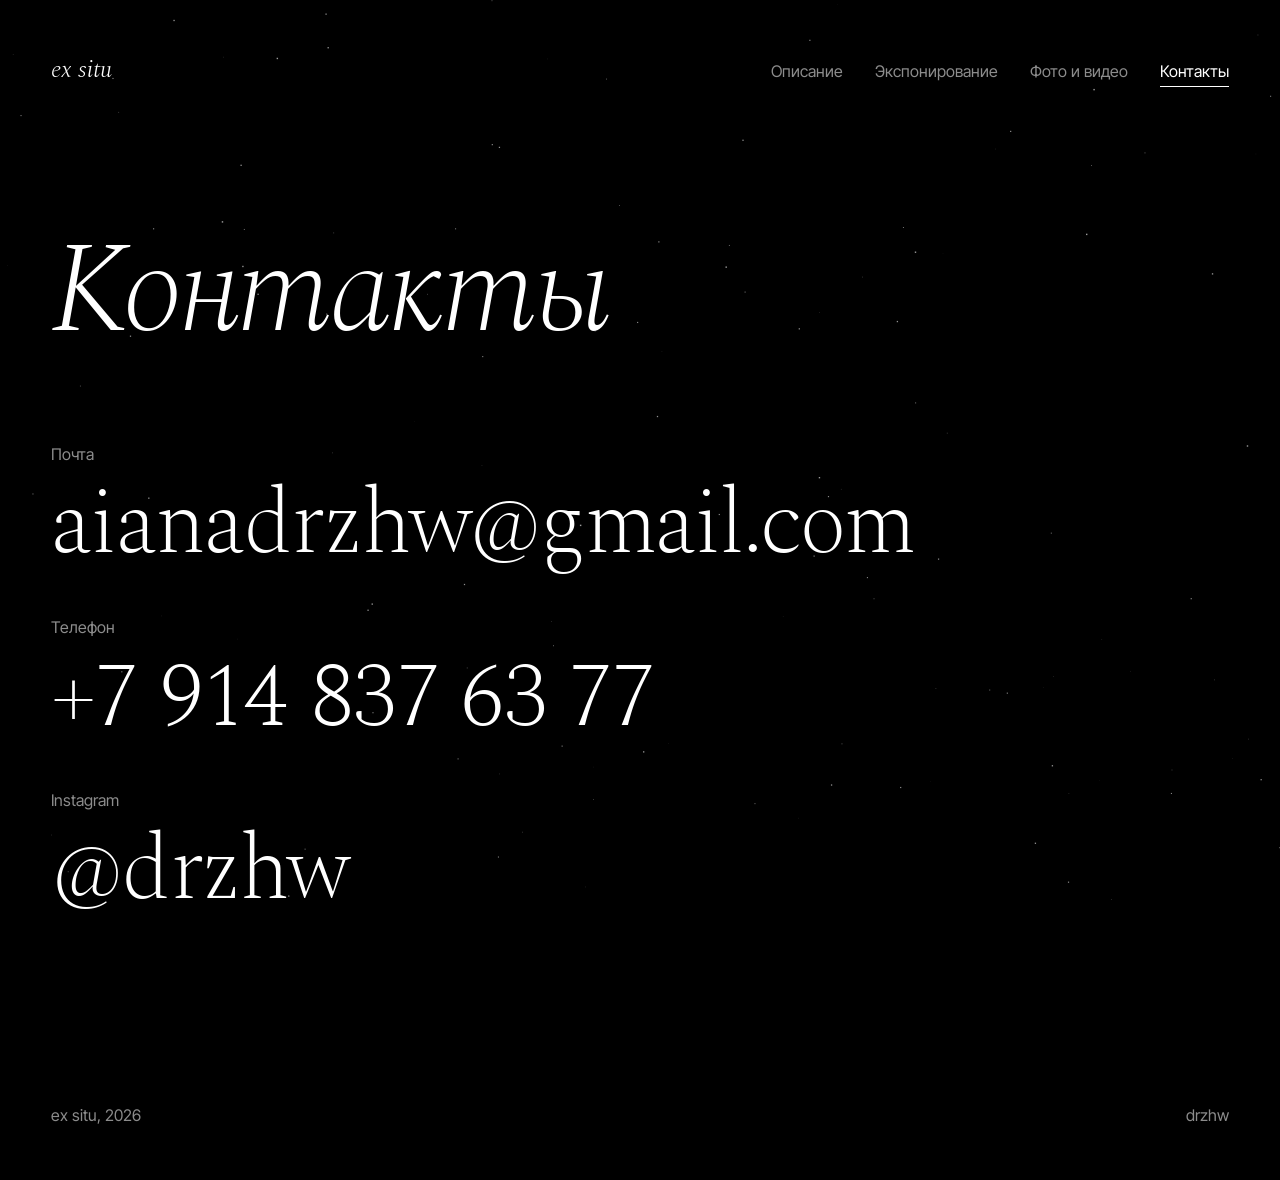
<file: contacts.html>
<!doctype html>
<html lang="ru"><head><meta charset="utf-8">
<meta name="viewport" content="width=device-width,initial-scale=1">
<title>Контакты — ex situ</title>
<meta name="description" content="ex situ — интерактивная инсталляция о вымерших языках. Айана Дрожжина.">
<link rel="preconnect" href="https://fonts.googleapis.com"><link rel="preconnect" href="https://fonts.gstatic.com" crossorigin>
<link href="https://fonts.googleapis.com/css2?family=Inter+Tight:wght@300;400;500&family=Spectral:ital,wght@0,200;0,300;1,200;1,300&display=swap" rel="stylesheet">
<link rel="stylesheet" href="css/style.css"></head>
<body><canvas id="bg"></canvas><div id="cur"></div><div id="cur-r"></div>
<header><a class="logo" href="index.html">ex situ</a><nav><a href="description.html">Описание</a><a href="exhibition.html">Экспонирование</a><a href="media.html">Фото и видео</a><a href="contacts.html" aria-current=page>Контакты</a></nav></header>
<main>
<h1 class="page-title i">Контакты</h1>
<div class="contacts">
<small>Почта</small><a href="mailto:aianadrzhw@gmail.com">aianadrzhw@gmail.com</a>
<small>Телефон</small><a href="tel:+79148376377">+7 914 837 63 77</a>
<small>Instagram</small><a href="https://instagram.com/drzhw" target="_blank" rel="noopener">@drzhw</a></div></main>
<footer><span>ex situ, 2026</span><a href="contacts.html">drzhw</a></footer>
<script src="js/main.js"></script></body></html>
</file>
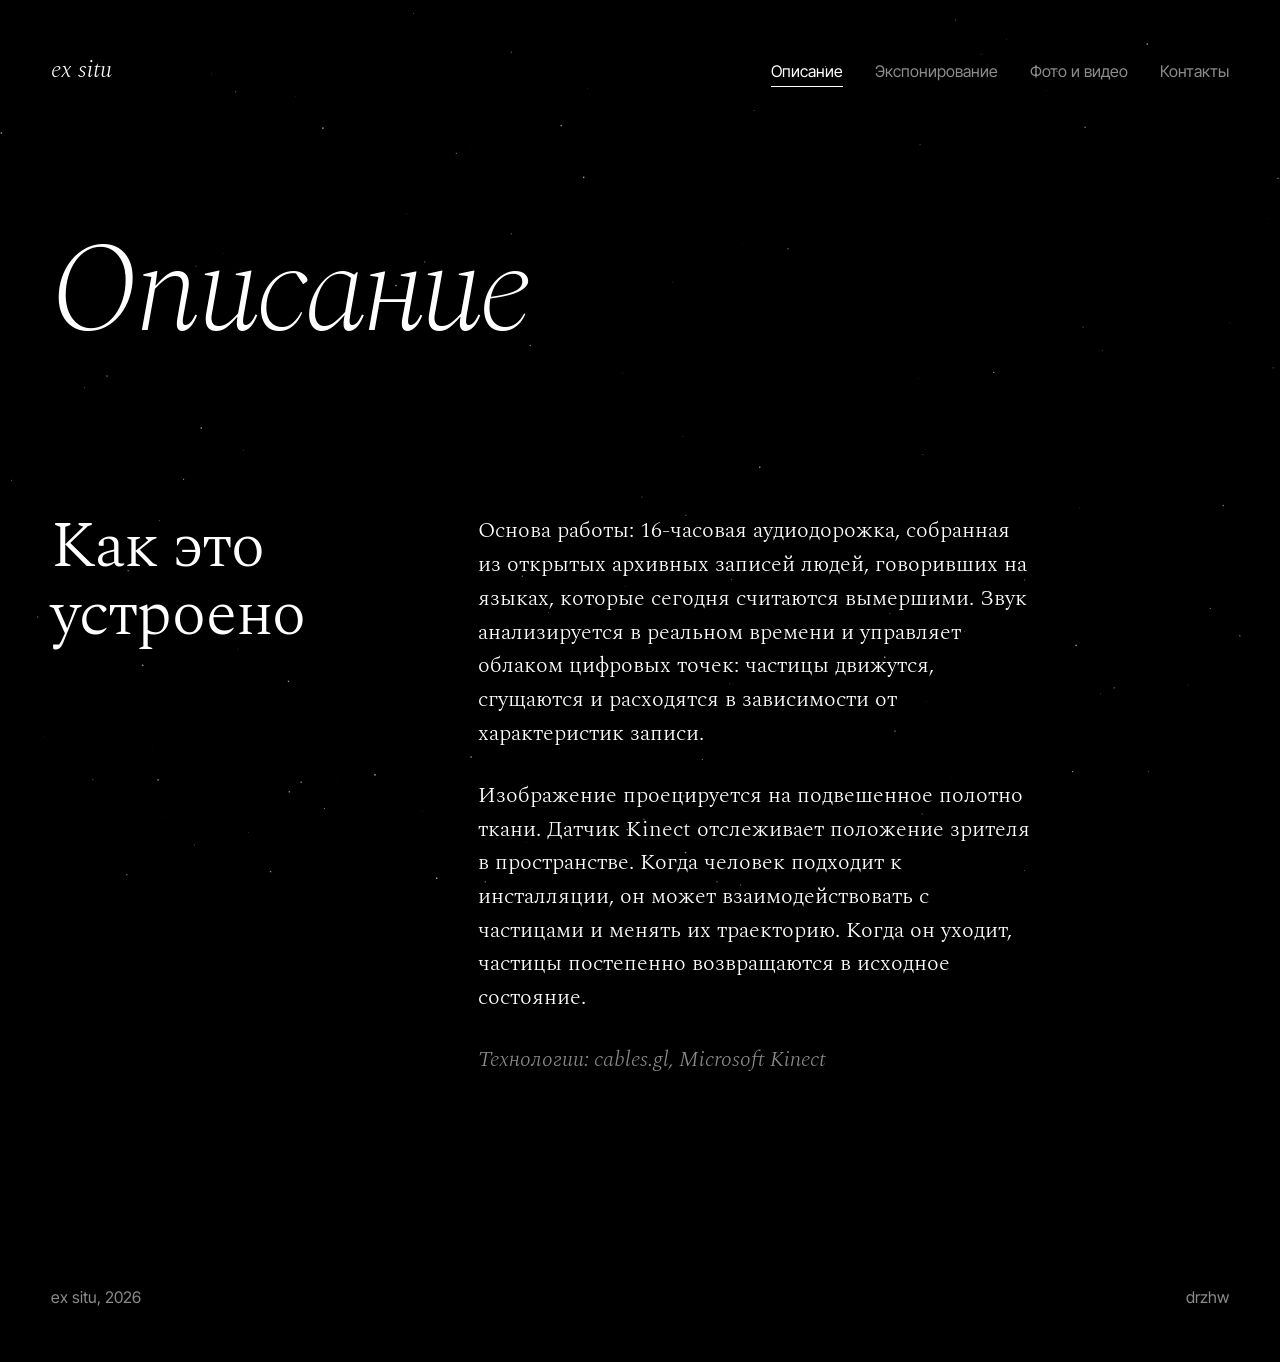
<file: description.html>
<!doctype html>
<html lang="ru"><head><meta charset="utf-8">
<meta name="viewport" content="width=device-width,initial-scale=1">
<title>Описание — ex situ</title>
<meta name="description" content="ex situ — интерактивная инсталляция о вымерших языках. Айана Дрожжина.">
<link rel="preconnect" href="https://fonts.googleapis.com"><link rel="preconnect" href="https://fonts.gstatic.com" crossorigin>
<link href="https://fonts.googleapis.com/css2?family=Inter+Tight:wght@300;400;500&family=Spectral:ital,wght@0,200;0,300;1,200;1,300&display=swap" rel="stylesheet">
<link rel="stylesheet" href="css/style.css"></head>
<body><canvas id="bg"></canvas><div id="cur"></div><div id="cur-r"></div>
<header><a class="logo" href="index.html">ex situ</a><nav><a href="description.html" aria-current=page>Описание</a><a href="exhibition.html">Экспонирование</a><a href="media.html">Фото и видео</a><a href="contacts.html">Контакты</a></nav></header>
<main>
<h1 class="page-title i">Описание</h1>
<section class="sec"><h2>Как это устроено</h2><div class="text">
<p>Основа работы: 16-часовая аудиодорожка, собранная из открытых архивных записей людей, говоривших на языках, которые сегодня считаются вымершими. Звук анализируется в реальном времени и управляет облаком цифровых точек: частицы движутся, сгущаются и расходятся в зависимости от характеристик записи.</p>
<p>Изображение проецируется на подвешенное полотно ткани. Датчик Kinect отслеживает положение зрителя в пространстве. Когда человек подходит к инсталляции, он может взаимодействовать с частицами и менять их траекторию. Когда он уходит, частицы постепенно возвращаются в исходное состояние.</p>
<p class="q">Технологии: cables.gl, Microsoft Kinect</p></div></section></main>
<footer><span>ex situ, 2026</span><a href="contacts.html">drzhw</a></footer>
<script src="js/main.js"></script></body></html>
</file>
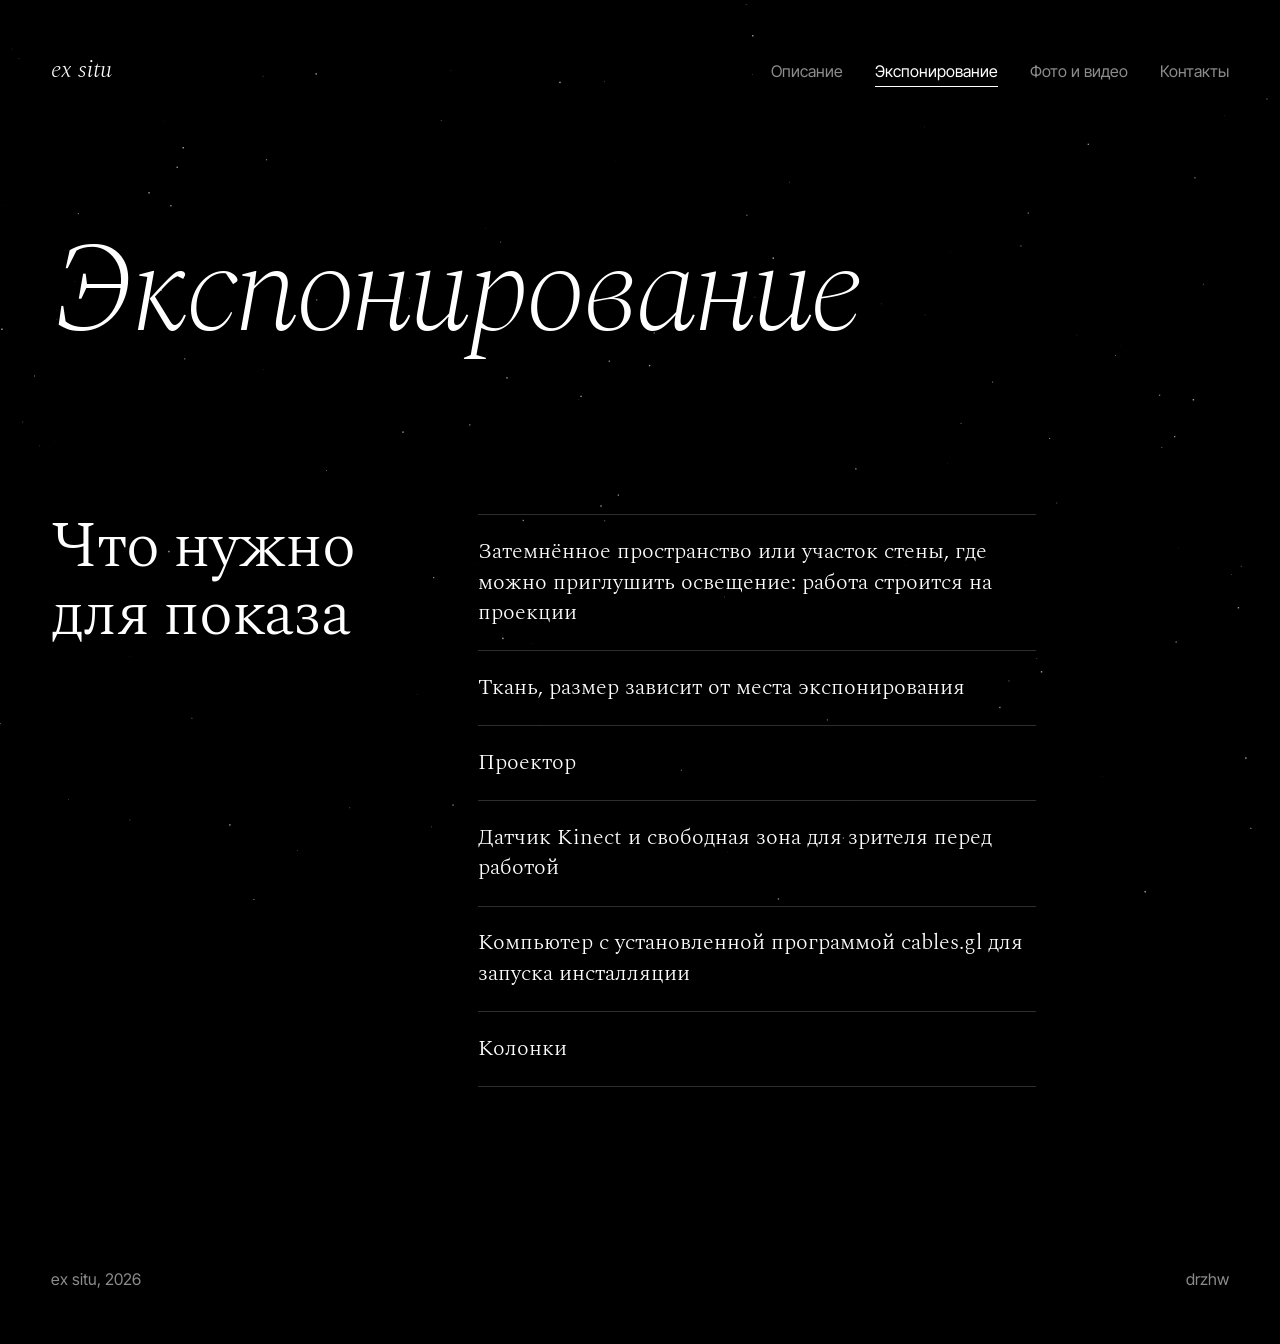
<file: exhibition.html>
<!doctype html>
<html lang="ru"><head><meta charset="utf-8">
<meta name="viewport" content="width=device-width,initial-scale=1">
<title>Экспонирование — ex situ</title>
<meta name="description" content="ex situ — интерактивная инсталляция о вымерших языках. Айана Дрожжина.">
<link rel="preconnect" href="https://fonts.googleapis.com"><link rel="preconnect" href="https://fonts.gstatic.com" crossorigin>
<link href="https://fonts.googleapis.com/css2?family=Inter+Tight:wght@300;400;500&family=Spectral:ital,wght@0,200;0,300;1,200;1,300&display=swap" rel="stylesheet">
<link rel="stylesheet" href="css/style.css"></head>
<body><canvas id="bg"></canvas><div id="cur"></div><div id="cur-r"></div>
<header><a class="logo" href="index.html">ex situ</a><nav><a href="description.html">Описание</a><a href="exhibition.html" aria-current=page>Экспонирование</a><a href="media.html">Фото и видео</a><a href="contacts.html">Контакты</a></nav></header>
<main>
<h1 class="page-title i">Экспонирование</h1>
<section class="sec"><h2>Что нужно для показа</h2><div class="text"><ul>
<li>Затемнённое пространство или участок стены, где можно приглушить освещение: работа строится на проекции</li>
<li>Ткань, размер зависит от места экспонирования</li>
<li>Проектор</li>
<li>Датчик Kinect и свободная зона для зрителя перед работой</li>
<li>Компьютер с установленной программой cables.gl для запуска инсталляции</li>
<li>Колонки</li></ul></div></section></main>
<footer><span>ex situ, 2026</span><a href="contacts.html">drzhw</a></footer>
<script src="js/main.js"></script></body></html>
</file>
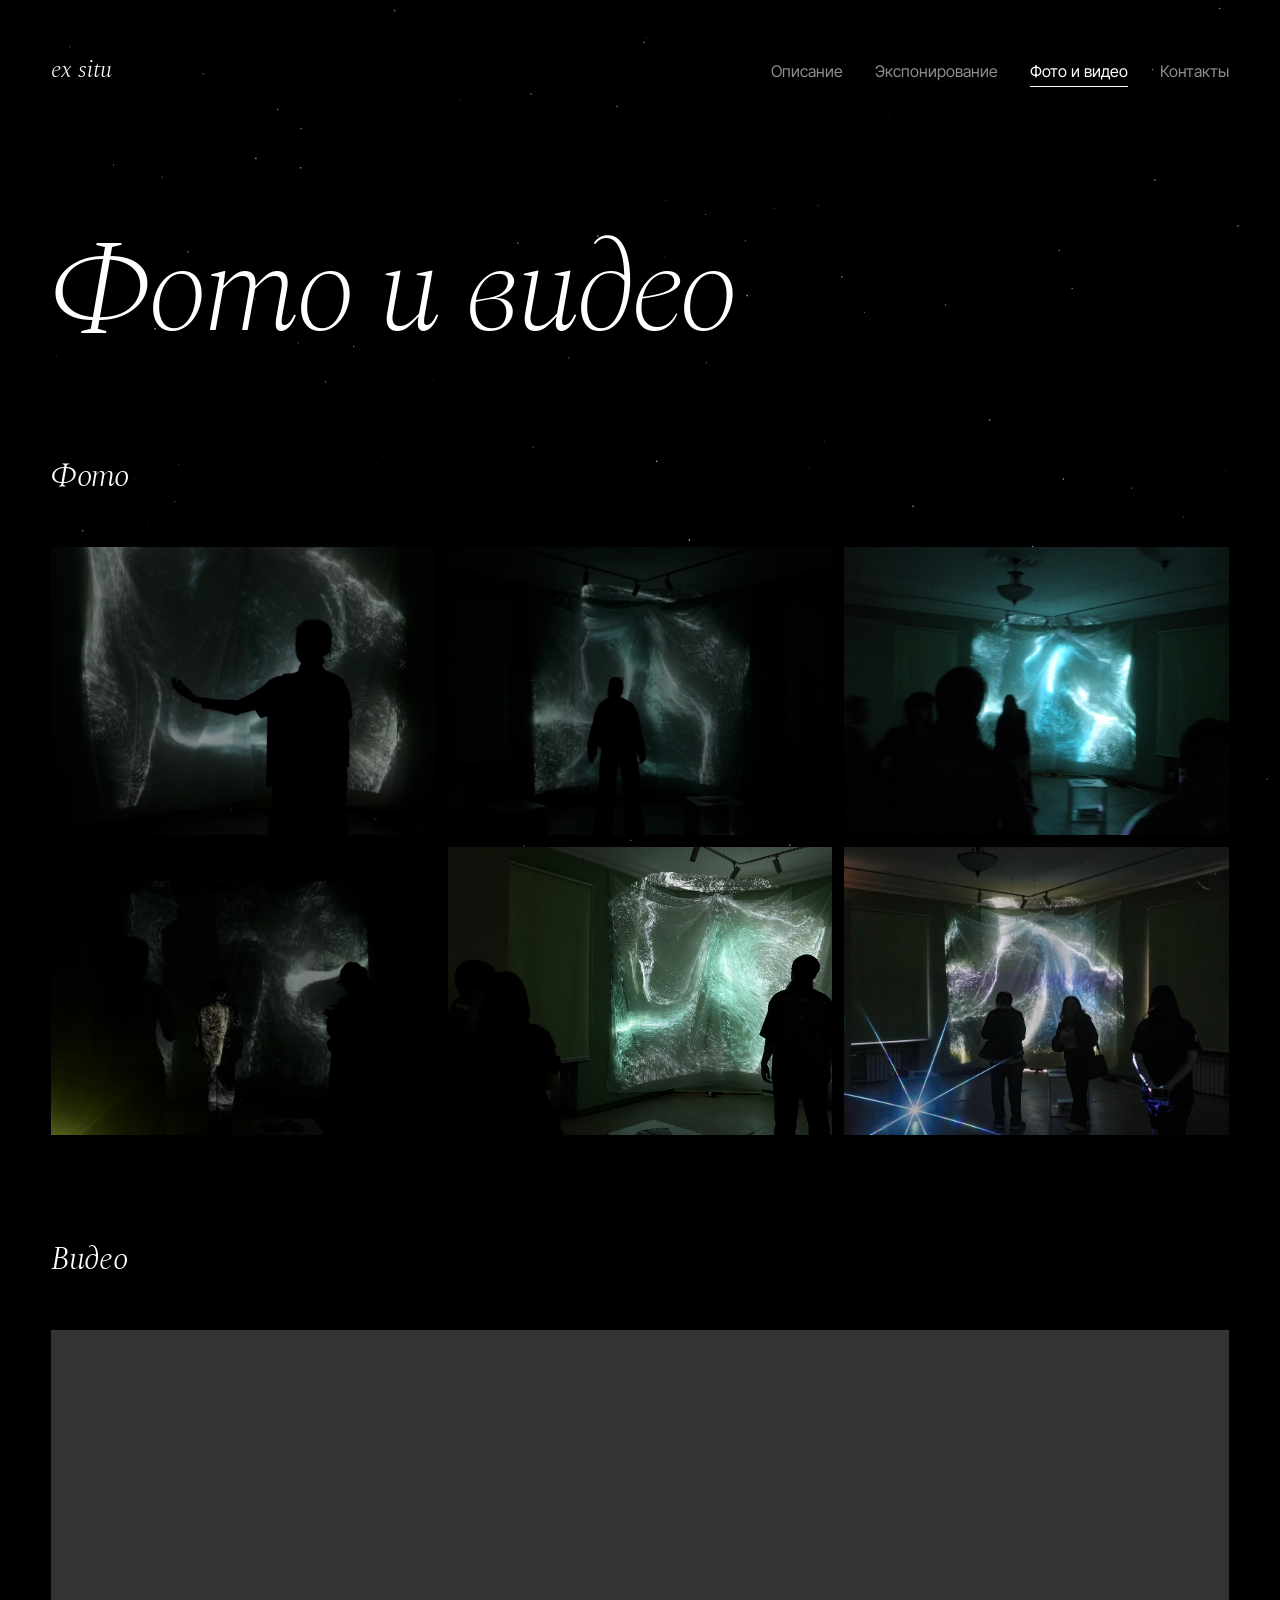
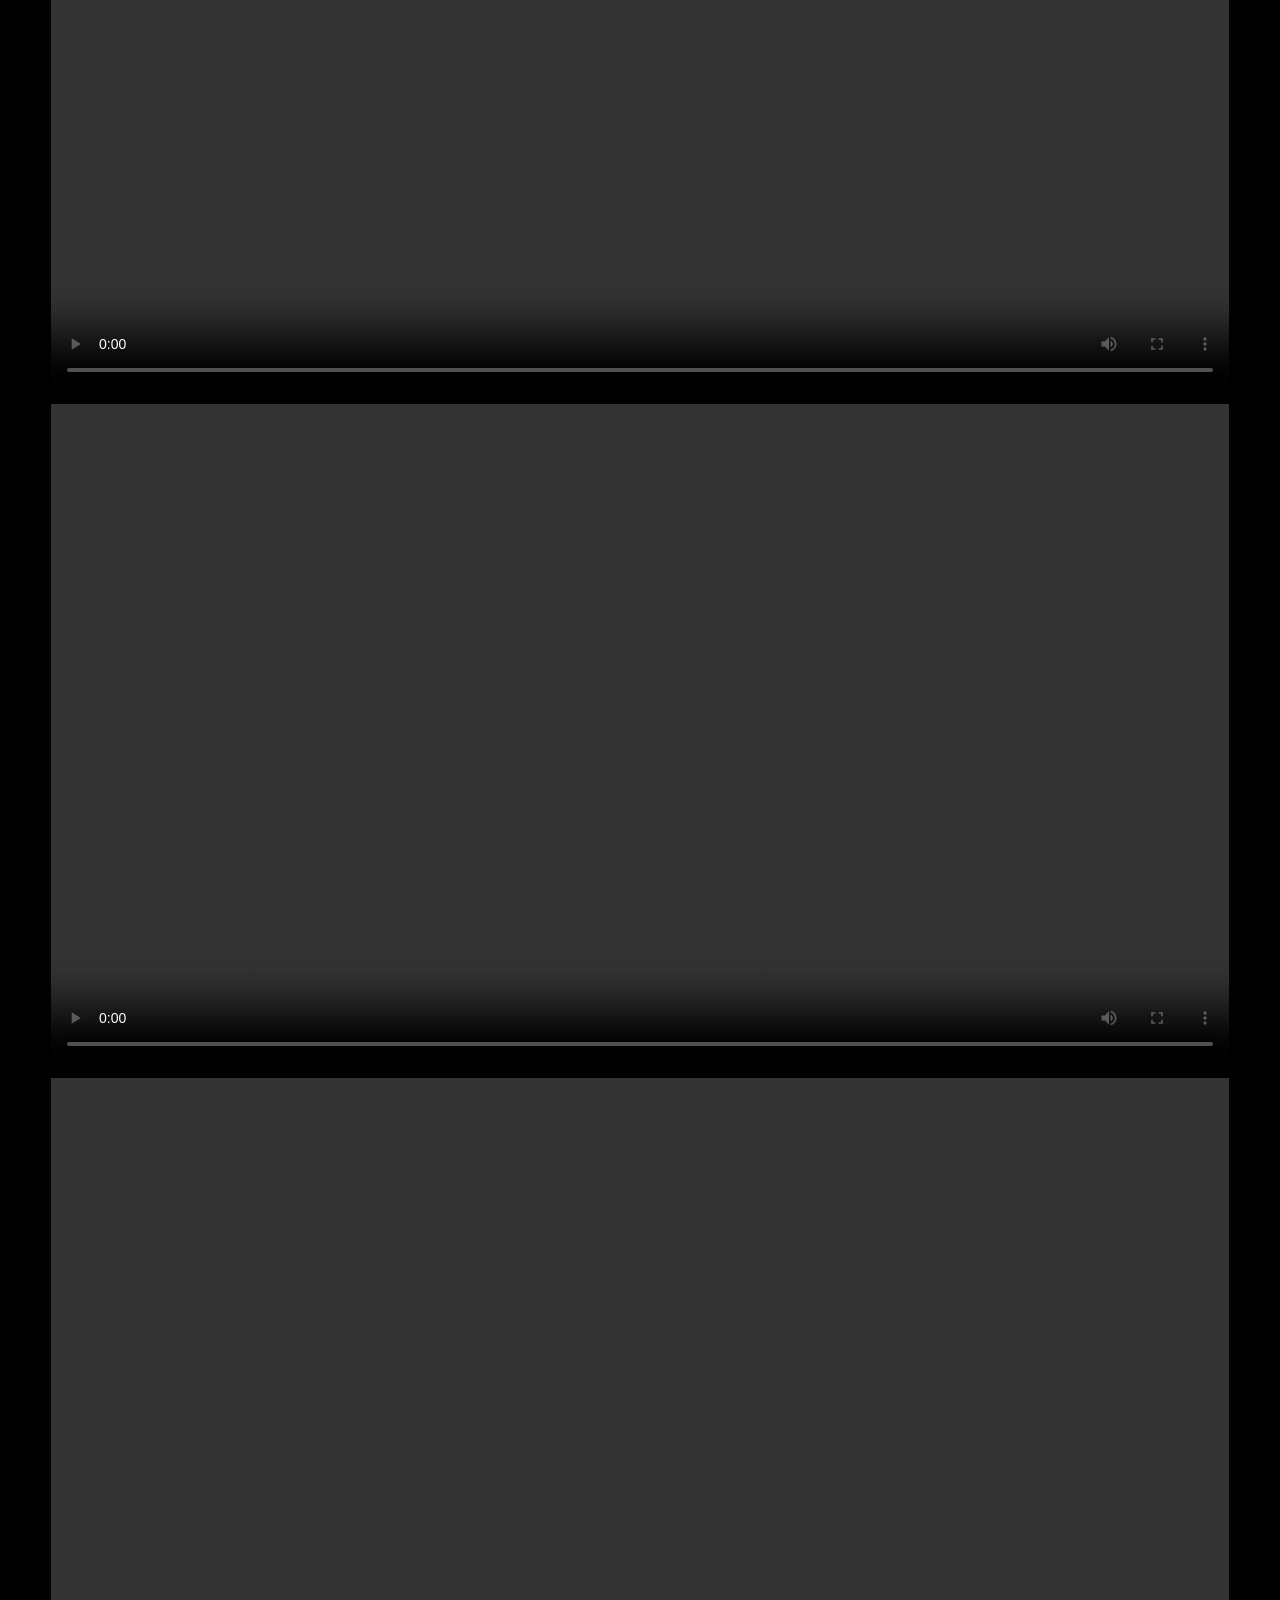
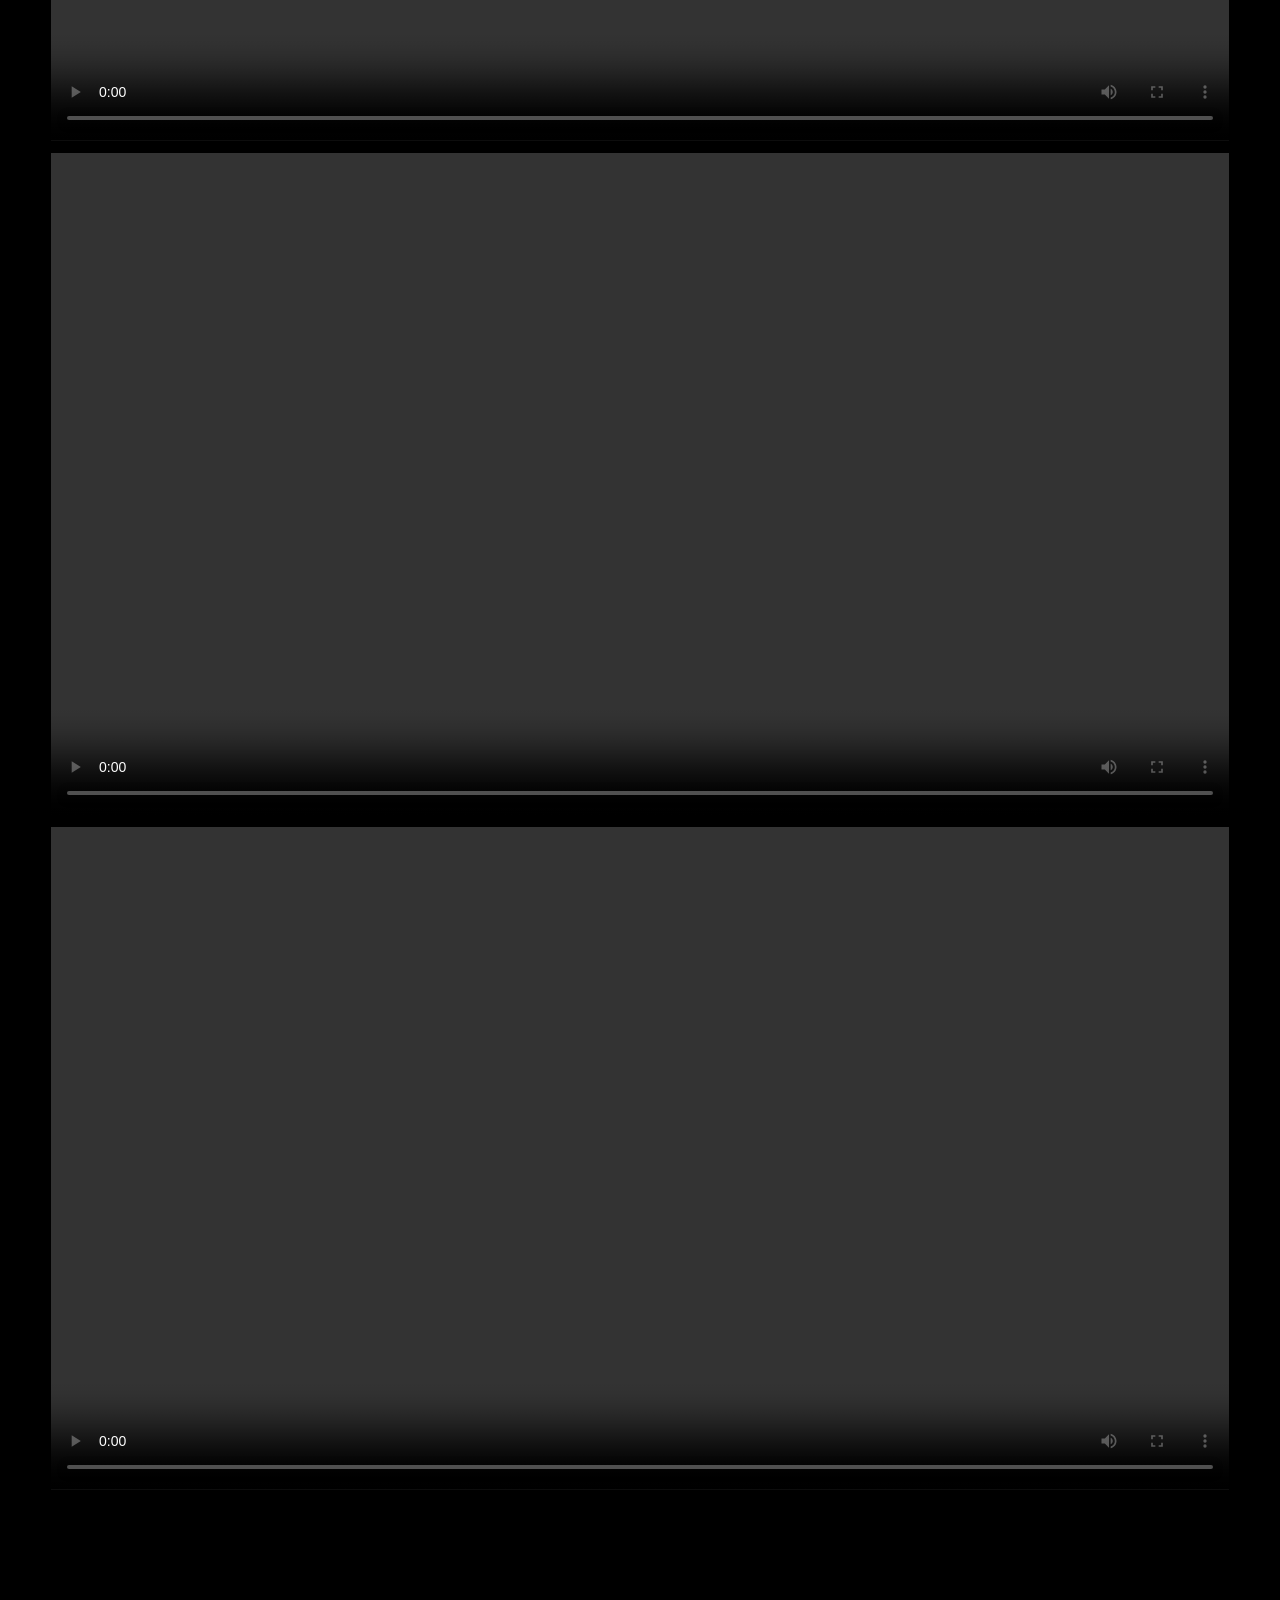
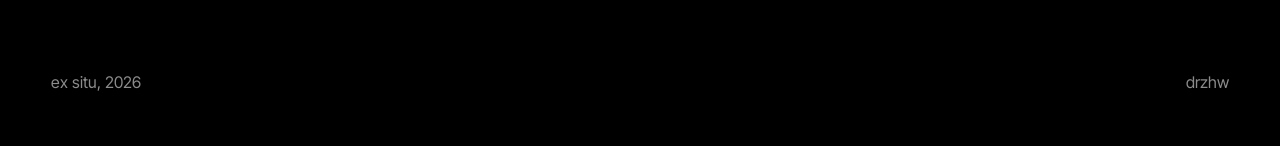
<file: media.html>
<!doctype html>
<html lang="ru"><head><meta charset="utf-8">
<meta name="viewport" content="width=device-width,initial-scale=1">
<title>Фото и видео — ex situ</title>
<meta name="description" content="ex situ — интерактивная инсталляция о вымерших языках. Айана Дрожжина.">
<link rel="preconnect" href="https://fonts.googleapis.com"><link rel="preconnect" href="https://fonts.gstatic.com" crossorigin>
<link href="https://fonts.googleapis.com/css2?family=Inter+Tight:wght@300;400;500&family=Spectral:ital,wght@0,200;0,300;1,200;1,300&display=swap" rel="stylesheet">
<link rel="stylesheet" href="css/style.css"></head>
<body><canvas id="bg"></canvas><div id="cur"></div><div id="cur-r"></div>
<header><a class="logo" href="index.html">ex situ</a><nav><a href="description.html">Описание</a><a href="exhibition.html">Экспонирование</a><a href="media.html" aria-current=page>Фото и видео</a><a href="contacts.html">Контакты</a></nav></header>
<main>
<h1 class="page-title i">Фото и видео</h1>
<h2 class="sub-h">Фото</h2><div class="grid" id="photos" style="padding-top:3vh"></div><p class="empty" id="no-photos" hidden>Материалы скоро появятся.</p>
<h2 class="sub-h">Видео</h2><div class="grid" id="videos" style="padding-top:3vh"></div><p class="empty" id="no-videos" hidden>Материалы скоро появятся.</p></main>
<footer><span>ex situ, 2026</span><a href="contacts.html">drzhw</a></footer>
<script src="js/main.js"></script><script src="js/media.js"></script></body></html>
</file>
<file: css/style.css>
:root{--bg:#000;--fg:#fff;--mute:rgba(255,255,255,.55);--line:rgba(255,255,255,.18);
--serif:"Spectral","Georgia",serif;--sans:"Inter Tight","Helvetica Neue",Arial,sans-serif;--pad:clamp(20px,4vw,56px)}
*{box-sizing:border-box;margin:0;padding:0}
html{background:var(--bg);color:var(--fg);scroll-behavior:smooth}
body{font-family:var(--sans);font-size:clamp(16px,1.25vw,19px);line-height:1.6;min-height:100vh;-webkit-font-smoothing:antialiased;animation:in 1.2s ease both}
@keyframes in{from{opacity:0}to{opacity:1}}
a{color:inherit;text-decoration:none}
::selection{background:var(--fg);color:var(--bg)}
#bg{position:fixed;inset:0;z-index:0;pointer-events:none}
header,main,footer{position:relative;z-index:1}
header{display:flex;justify-content:space-between;align-items:baseline;padding:var(--pad);gap:24px;flex-wrap:wrap}
.logo{font-family:var(--serif);font-style:italic;font-weight:300;font-size:1.5rem}
nav{display:flex;gap:clamp(16px,2.5vw,36px);flex-wrap:wrap}
nav a{color:var(--mute);transition:color .3s;position:relative}
nav a:hover,nav a[aria-current]{color:var(--fg)}
nav a::after{content:"";position:absolute;left:0;bottom:-2px;height:1px;width:100%;background:var(--fg);transform:scaleX(0);transform-origin:left;transition:transform .4s}
nav a:hover::after,nav a[aria-current]::after{transform:scaleX(1)}
.big{font-family:var(--serif);font-weight:200;font-style:italic;font-size:clamp(4.5rem,21vw,20rem);line-height:.9;letter-spacing:-.04em;padding:8vh var(--pad) 2vh;white-space:nowrap}
.big span{display:inline-block;transition:transform .25s ease-out,opacity .25s;will-change:transform}
.sub{padding:0 var(--pad);display:flex;justify-content:space-between;gap:24px;flex-wrap:wrap;color:var(--mute)}
.hero{margin:10vh var(--pad) 0;aspect-ratio:16/9;background:#0d0d0d;border:1px solid var(--line);overflow:hidden;display:grid;place-items:center;color:var(--mute)}
.hero img{width:100%;height:100%;object-fit:cover;display:block}
h2{font-family:var(--serif);font-weight:300;font-size:clamp(2rem,5vw,4.5rem);line-height:1.05;letter-spacing:-.02em;margin-bottom:.8em}
.sec{padding:18vh var(--pad) 0;display:grid;grid-template-columns:minmax(0,1fr) minmax(0,2fr);gap:var(--pad)}
.sec>h2{position:sticky;top:24px;align-self:start}
.text{max-width:62ch}
.text p{margin-bottom:1.3em;font-family:var(--serif);font-weight:300;font-size:clamp(1.15rem,1.7vw,1.5rem);line-height:1.55}
.text p.q{font-style:italic;color:var(--mute)}
.text ul{list-style:none;border-top:1px solid var(--line)}
.text li{padding:1em 0;border-bottom:1px solid var(--line);font-family:var(--serif);font-weight:300;font-size:clamp(1.15rem,1.7vw,1.5rem);line-height:1.4}
.page-title{font-family:var(--serif);font-weight:200;font-size:clamp(3rem,10vw,9rem);line-height:.95;letter-spacing:-.03em;padding:10vh var(--pad) 0}
.page-title.i{font-style:italic}
.install{padding:18vh var(--pad) 0}
.frame{position:relative;aspect-ratio:16/9;border:1px solid var(--line);background:#050505;margin-top:2rem}
.frame iframe{position:absolute;inset:0;width:100%;height:100%;border:0;background:#000}
.note{color:var(--mute);max-width:62ch}
.grid{display:grid;grid-template-columns:repeat(auto-fill,minmax(min(100%,340px),1fr));gap:12px;padding:3vh var(--pad) 0}
.grid figure{overflow:hidden;background:#0d0d0d;aspect-ratio:4/3}
.grid img,.grid video,.grid iframe{width:100%;height:100%;object-fit:cover;display:block;border:0;transition:transform .8s}
.grid figure:hover img{transform:scale(1.04)}
.grid .wide{grid-column:1/-1;aspect-ratio:16/9}
.sub-h{font-family:var(--serif);font-weight:300;font-style:italic;font-size:2rem;padding:12vh var(--pad) 0}
.empty{padding:3vh var(--pad) 0;color:var(--mute)}
.contacts{padding:6vh var(--pad) 0;display:grid;gap:.2em;justify-items:start}
.contacts a{font-family:var(--serif);font-weight:200;font-size:clamp(1.8rem,7vw,6.5rem);line-height:1.15;letter-spacing:-.02em;max-width:100%;overflow-wrap:anywhere;transition:font-style .2s}
.contacts a:hover{font-style:italic}
.contacts small{display:block;color:var(--mute);font-size:1rem;margin:2.2em 0 .2em}
footer{padding:20vh var(--pad) var(--pad);color:var(--mute);display:flex;justify-content:space-between;flex-wrap:wrap;gap:12px}
#cur,#cur-r{position:fixed;left:0;top:0;pointer-events:none;z-index:99;border-radius:50%;transform:translate(-100px,-100px)}
#cur{width:6px;height:6px;margin:-3px 0 0 -3px;background:#fff;mix-blend-mode:difference}
#cur-r{width:38px;height:38px;margin:-19px 0 0 -19px;border:1px solid #fff;mix-blend-mode:difference;transition:width .3s,height .3s,margin .3s,background .3s}
#cur-r.hov{width:76px;height:76px;margin:-38px 0 0 -38px;background:#fff}
@media (hover:hover) and (pointer:fine){body.fx,body.fx a{cursor:none}}
@media (max-width:760px){.sec{grid-template-columns:1fr;padding-top:12vh}.sec>h2{position:static}}
@media (prefers-reduced-motion:reduce){*{animation:none!important;transition:none!important}}
:focus-visible{outline:1px solid #fff;outline-offset:4px}
</file>
